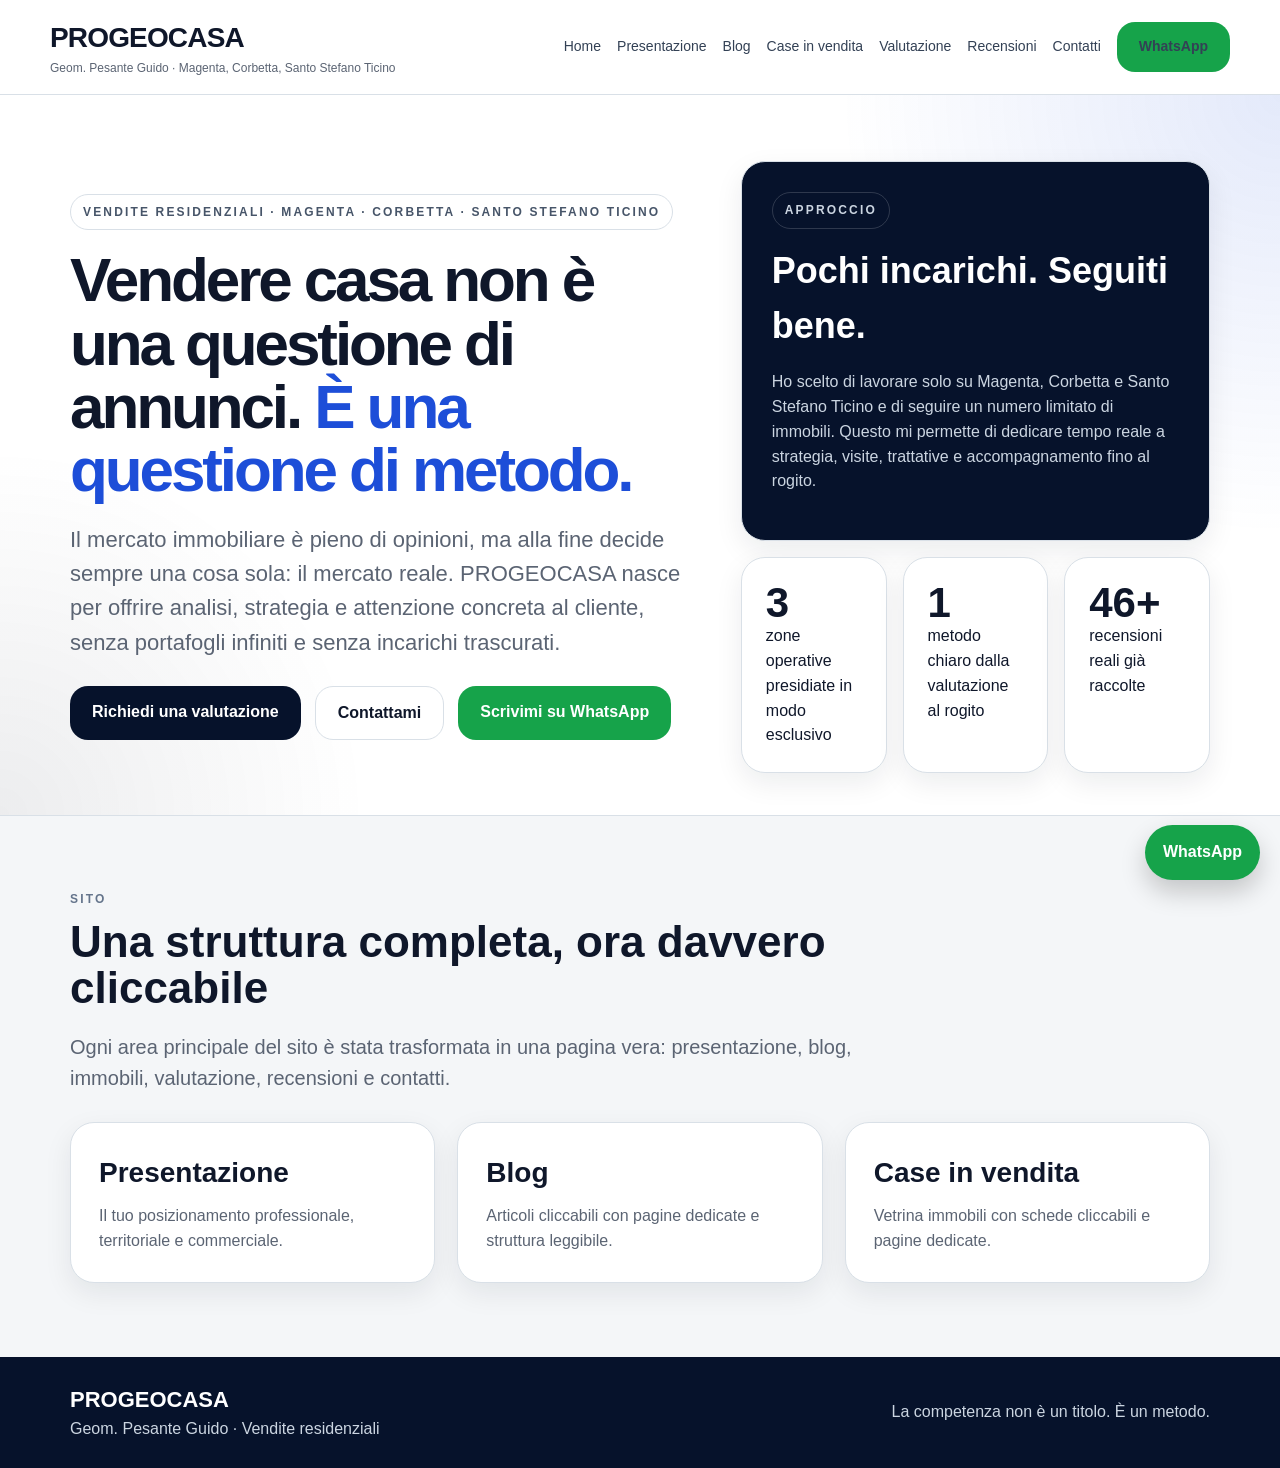
<file: index.html>
<!doctype html>
<html lang="it">
<head>
  <meta charset="utf-8">
  <meta name="viewport" content="width=device-width,initial-scale=1">
  <title>PROGEOCASA | Geom. Pesante Guido</title>
  <meta name="description" content="Vendite residenziali a Magenta, Corbetta e Santo Stefano Ticino.">
  <link rel="stylesheet" href="styles.css">
</head>
<body>

<header>
  <div class="wrap nav">
    <div>
      <div class="brand">PROGEOCASA</div>
      <div class="subbrand">Geom. Pesante Guido · Magenta, Corbetta, Santo Stefano Ticino</div>
    </div>
    <nav class="menu">
      <a href="index.html">Home</a>
      <a href="presentazione.html">Presentazione</a>
      <a href="blog.html">Blog</a>
      <a href="immobili.html">Case in vendita</a>
      <a href="valutazione-immobiliare.html">Valutazione</a>
      <a href="recensioni.html">Recensioni</a>
      <a href="contatti.html">Contatti</a>
      <a class="btn btn-green" href="https://wa.me/393479191070?text=Buongiorno%20Guido,%20ho%20visto%20il%20sito%20Progeocasa%20e%20vorrei%20alcune%20informazioni." target="_blank" rel="noreferrer">WhatsApp</a>
    </nav>
  </div>
</header>


<section class="hero">
  <div class="wrap hero-grid">
    <div>
      <div class="eyebrow">Vendite residenziali · Magenta · Corbetta · Santo Stefano Ticino</div>
      <h1>Vendere casa non è una questione di annunci. <span>È una questione di metodo.</span></h1>
      <p class="lead">Il mercato immobiliare è pieno di opinioni, ma alla fine decide sempre una cosa sola: il mercato reale. PROGEOCASA nasce per offrire analisi, strategia e attenzione concreta al cliente, senza portafogli infiniti e senza incarichi trascurati.</p>
      <div class="cta-row">
        <a class="btn btn-dark" href="valutazione-immobiliare.html">Richiedi una valutazione</a>
        <a class="btn btn-light" href="contatti.html">Contattami</a>
        <a class="btn btn-green" href="https://wa.me/393479191070?text=Buongiorno%20Guido,%20ho%20visto%20il%20sito%20Progeocasa%20e%20vorrei%20alcune%20informazioni." target="_blank" rel="noreferrer">Scrivimi su WhatsApp</a>
      </div>
    </div>
    <div>
      <div class="card-dark">
        <div class="eyebrow" style="border-color:rgba(255,255,255,.16);color:#cbd5e1">Approccio</div>
        <h3 style="font-size:36px;margin:14px 0 10px">Pochi incarichi. Seguiti bene.</h3>
        <p>Ho scelto di lavorare solo su Magenta, Corbetta e Santo Stefano Ticino e di seguire un numero limitato di immobili. Questo mi permette di dedicare tempo reale a strategia, visite, trattative e accompagnamento fino al rogito.</p>
      </div>
      <div class="metrics">
        <div class="metric"><strong>3</strong><span>zone operative presidiate in modo esclusivo</span></div>
        <div class="metric"><strong>1</strong><span>metodo chiaro dalla valutazione al rogito</span></div>
        <div class="metric"><strong>46+</strong><span>recensioni reali già raccolte</span></div>
      </div>
    </div>
  </div>
</section>

<section>
  <div class="wrap">
    <div class="section-head">
      <div class="mini">Sito</div>
      <h2>Una struttura completa, ora davvero cliccabile</h2>
      <p>Ogni area principale del sito è stata trasformata in una pagina vera: presentazione, blog, immobili, valutazione, recensioni e contatti.</p>
    </div>
    <div class="grid-3">
      <a class="card" href="presentazione.html"><h3>Presentazione</h3><p>Il tuo posizionamento professionale, territoriale e commerciale.</p></a>
      <a class="card" href="blog.html"><h3>Blog</h3><p>Articoli cliccabili con pagine dedicate e struttura leggibile.</p></a>
      <a class="card" href="immobili.html"><h3>Case in vendita</h3><p>Vetrina immobili con schede cliccabili e pagine dedicate.</p></a>
    </div>
  </div>
</section>


<footer>
  <div class="wrap">
    <div><strong style="display:block;color:#fff;font-size:22px">PROGEOCASA</strong><span>Geom. Pesante Guido · Vendite residenziali</span></div>
    <div>La competenza non è un titolo. È un metodo.</div>
  </div>
</footer>
<a class="wa-float" href="https://wa.me/393479191070?text=Buongiorno%20Guido,%20ho%20visto%20il%20sito%20Progeocasa%20e%20vorrei%20alcune%20informazioni." target="_blank" rel="noreferrer">WhatsApp</a>
<script src="app.js"></script>

</body>
</html>
</file>
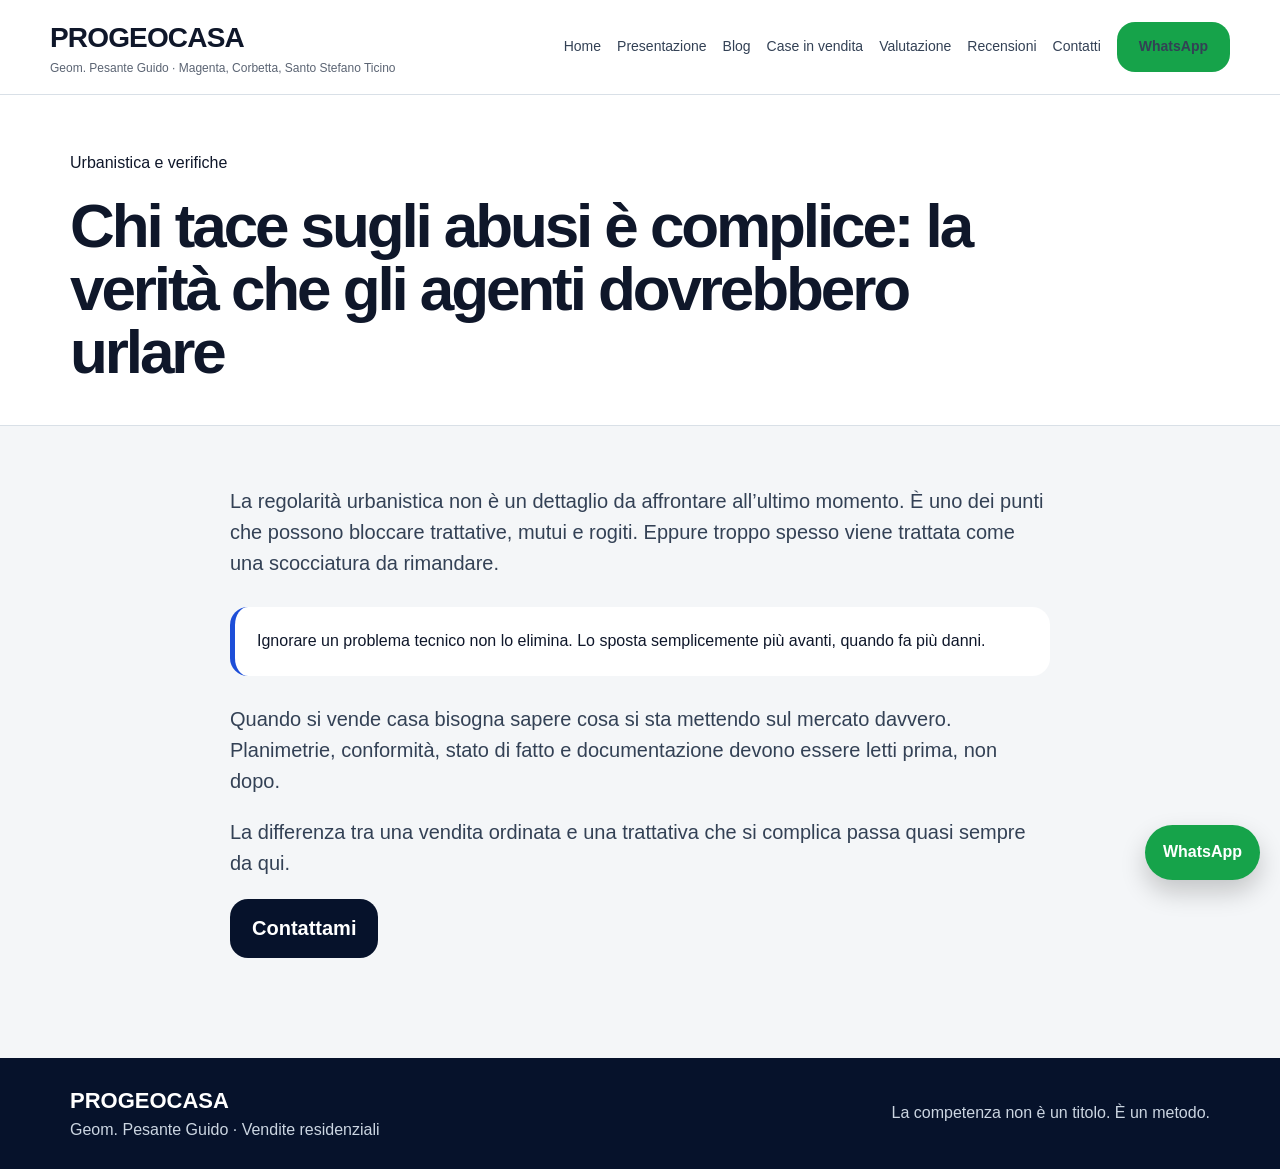
<file: articolo-abusi-edilizi.html>
<!doctype html>
<html lang="it">
<head>
  <meta charset="utf-8">
  <meta name="viewport" content="width=device-width,initial-scale=1">
  <title>Chi tace sugli abusi è complice: la verità che gli agenti dovrebbero urlare | PROGEOCASA</title>
  <meta name="description" content="Chi tace sugli abusi è complice: la verità che gli agenti dovrebbero urlare">
  <link rel="stylesheet" href="styles.css">
</head>
<body>

<header>
  <div class="wrap nav">
    <div>
      <div class="brand">PROGEOCASA</div>
      <div class="subbrand">Geom. Pesante Guido · Magenta, Corbetta, Santo Stefano Ticino</div>
    </div>
    <nav class="menu">
      <a href="index.html">Home</a>
      <a href="presentazione.html">Presentazione</a>
      <a href="blog.html">Blog</a>
      <a href="immobili.html">Case in vendita</a>
      <a href="valutazione-immobiliare.html">Valutazione</a>
      <a href="recensioni.html">Recensioni</a>
      <a href="contatti.html">Contatti</a>
      <a class="btn btn-green" href="https://wa.me/393479191070?text=Buongiorno%20Guido,%20ho%20visto%20il%20sito%20Progeocasa%20e%20vorrei%20alcune%20informazioni." target="_blank" rel="noreferrer">WhatsApp</a>
    </nav>
  </div>
</header>


<section class="article-hero">
  <div class="wrap">
    <div class="meta">Urbanistica e verifiche</div>
    <h1 style="max-width:960px">Chi tace sugli abusi è complice: la verità che gli agenti dovrebbero urlare</h1>
  </div>
</section>
<div class="article">
<p>La regolarità urbanistica non è un dettaglio da affrontare all’ultimo momento. È uno dei punti che possono bloccare trattative, mutui e rogiti. Eppure troppo spesso viene trattata come una scocciatura da rimandare.</p>
<blockquote>Ignorare un problema tecnico non lo elimina. Lo sposta semplicemente più avanti, quando fa più danni.</blockquote>
<p>Quando si vende casa bisogna sapere cosa si sta mettendo sul mercato davvero. Planimetrie, conformità, stato di fatto e documentazione devono essere letti prima, non dopo.</p>
<p>La differenza tra una vendita ordinata e una trattativa che si complica passa quasi sempre da qui.</p>
<p><a class="btn btn-dark" href="contatti.html">Contattami</a></p>
</div>


<footer>
  <div class="wrap">
    <div><strong style="display:block;color:#fff;font-size:22px">PROGEOCASA</strong><span>Geom. Pesante Guido · Vendite residenziali</span></div>
    <div>La competenza non è un titolo. È un metodo.</div>
  </div>
</footer>
<a class="wa-float" href="https://wa.me/393479191070?text=Buongiorno%20Guido,%20ho%20visto%20il%20sito%20Progeocasa%20e%20vorrei%20alcune%20informazioni." target="_blank" rel="noreferrer">WhatsApp</a>
<script src="app.js"></script>

</body>
</html>
</file>
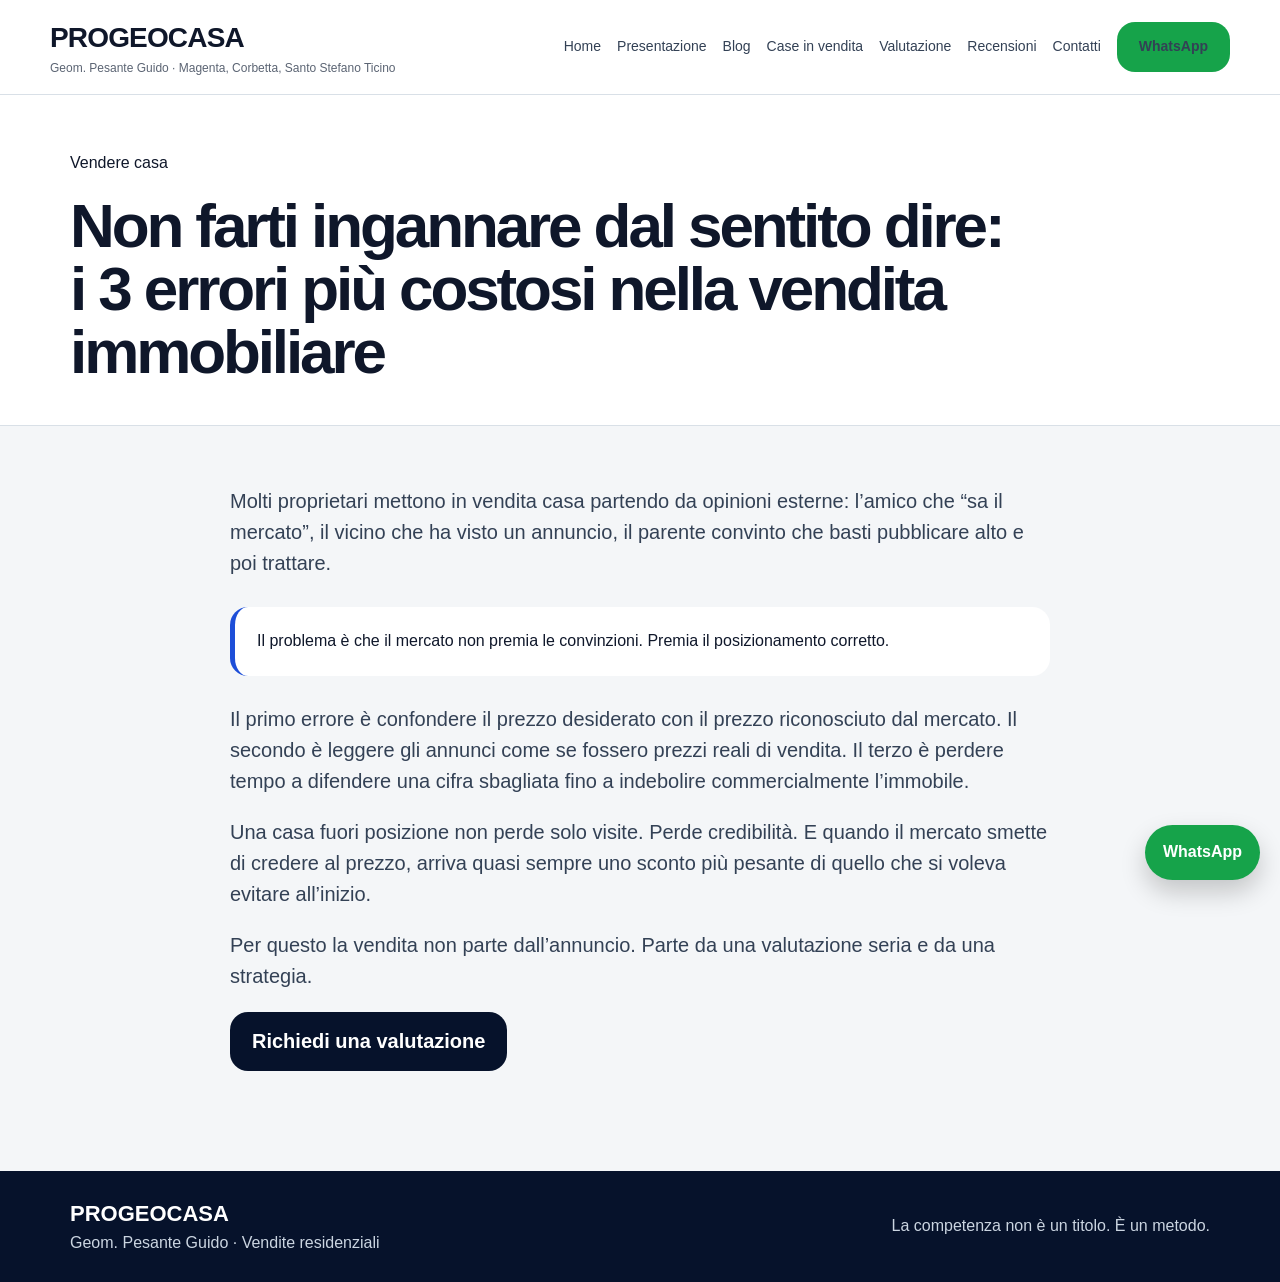
<file: articolo-errori-vendita.html>
<!doctype html>
<html lang="it">
<head>
  <meta charset="utf-8">
  <meta name="viewport" content="width=device-width,initial-scale=1">
  <title>Non farti ingannare dal sentito dire: i 3 errori più costosi nella vendita immobiliare | PROGEOCASA</title>
  <meta name="description" content="Non farti ingannare dal sentito dire: i 3 errori più costosi nella vendita immobiliare">
  <link rel="stylesheet" href="styles.css">
</head>
<body>

<header>
  <div class="wrap nav">
    <div>
      <div class="brand">PROGEOCASA</div>
      <div class="subbrand">Geom. Pesante Guido · Magenta, Corbetta, Santo Stefano Ticino</div>
    </div>
    <nav class="menu">
      <a href="index.html">Home</a>
      <a href="presentazione.html">Presentazione</a>
      <a href="blog.html">Blog</a>
      <a href="immobili.html">Case in vendita</a>
      <a href="valutazione-immobiliare.html">Valutazione</a>
      <a href="recensioni.html">Recensioni</a>
      <a href="contatti.html">Contatti</a>
      <a class="btn btn-green" href="https://wa.me/393479191070?text=Buongiorno%20Guido,%20ho%20visto%20il%20sito%20Progeocasa%20e%20vorrei%20alcune%20informazioni." target="_blank" rel="noreferrer">WhatsApp</a>
    </nav>
  </div>
</header>


<section class="article-hero">
  <div class="wrap">
    <div class="meta">Vendere casa</div>
    <h1 style="max-width:960px">Non farti ingannare dal sentito dire: i 3 errori più costosi nella vendita immobiliare</h1>
  </div>
</section>
<div class="article">
<p>Molti proprietari mettono in vendita casa partendo da opinioni esterne: l’amico che “sa il mercato”, il vicino che ha visto un annuncio, il parente convinto che basti pubblicare alto e poi trattare.</p>
<blockquote>Il problema è che il mercato non premia le convinzioni. Premia il posizionamento corretto.</blockquote>
<p>Il primo errore è confondere il prezzo desiderato con il prezzo riconosciuto dal mercato. Il secondo è leggere gli annunci come se fossero prezzi reali di vendita. Il terzo è perdere tempo a difendere una cifra sbagliata fino a indebolire commercialmente l’immobile.</p>
<p>Una casa fuori posizione non perde solo visite. Perde credibilità. E quando il mercato smette di credere al prezzo, arriva quasi sempre uno sconto più pesante di quello che si voleva evitare all’inizio.</p>
<p>Per questo la vendita non parte dall’annuncio. Parte da una valutazione seria e da una strategia.</p>
<p><a class="btn btn-dark" href="valutazione-immobiliare.html">Richiedi una valutazione</a></p>
</div>


<footer>
  <div class="wrap">
    <div><strong style="display:block;color:#fff;font-size:22px">PROGEOCASA</strong><span>Geom. Pesante Guido · Vendite residenziali</span></div>
    <div>La competenza non è un titolo. È un metodo.</div>
  </div>
</footer>
<a class="wa-float" href="https://wa.me/393479191070?text=Buongiorno%20Guido,%20ho%20visto%20il%20sito%20Progeocasa%20e%20vorrei%20alcune%20informazioni." target="_blank" rel="noreferrer">WhatsApp</a>
<script src="app.js"></script>

</body>
</html>
</file>
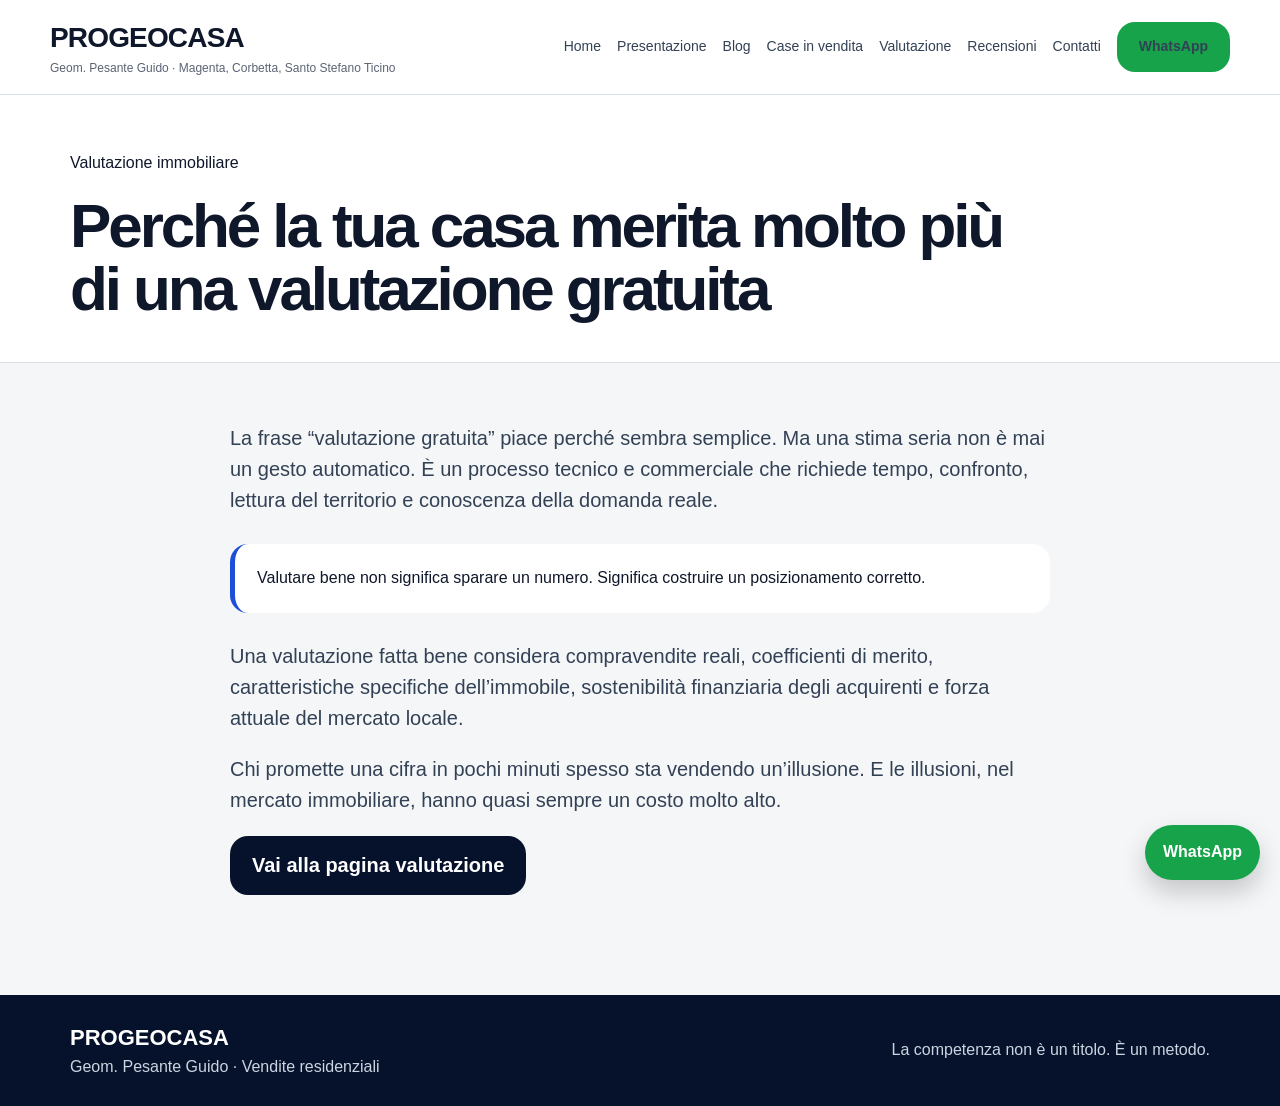
<file: articolo-valutazione-gratuita.html>
<!doctype html>
<html lang="it">
<head>
  <meta charset="utf-8">
  <meta name="viewport" content="width=device-width,initial-scale=1">
  <title>Perché la tua casa merita molto più di una valutazione gratuita | PROGEOCASA</title>
  <meta name="description" content="Perché la tua casa merita molto più di una valutazione gratuita">
  <link rel="stylesheet" href="styles.css">
</head>
<body>

<header>
  <div class="wrap nav">
    <div>
      <div class="brand">PROGEOCASA</div>
      <div class="subbrand">Geom. Pesante Guido · Magenta, Corbetta, Santo Stefano Ticino</div>
    </div>
    <nav class="menu">
      <a href="index.html">Home</a>
      <a href="presentazione.html">Presentazione</a>
      <a href="blog.html">Blog</a>
      <a href="immobili.html">Case in vendita</a>
      <a href="valutazione-immobiliare.html">Valutazione</a>
      <a href="recensioni.html">Recensioni</a>
      <a href="contatti.html">Contatti</a>
      <a class="btn btn-green" href="https://wa.me/393479191070?text=Buongiorno%20Guido,%20ho%20visto%20il%20sito%20Progeocasa%20e%20vorrei%20alcune%20informazioni." target="_blank" rel="noreferrer">WhatsApp</a>
    </nav>
  </div>
</header>


<section class="article-hero">
  <div class="wrap">
    <div class="meta">Valutazione immobiliare</div>
    <h1 style="max-width:960px">Perché la tua casa merita molto più di una valutazione gratuita</h1>
  </div>
</section>
<div class="article">
<p>La frase “valutazione gratuita” piace perché sembra semplice. Ma una stima seria non è mai un gesto automatico. È un processo tecnico e commerciale che richiede tempo, confronto, lettura del territorio e conoscenza della domanda reale.</p>
<blockquote>Valutare bene non significa sparare un numero. Significa costruire un posizionamento corretto.</blockquote>
<p>Una valutazione fatta bene considera compravendite reali, coefficienti di merito, caratteristiche specifiche dell’immobile, sostenibilità finanziaria degli acquirenti e forza attuale del mercato locale.</p>
<p>Chi promette una cifra in pochi minuti spesso sta vendendo un’illusione. E le illusioni, nel mercato immobiliare, hanno quasi sempre un costo molto alto.</p>
<p><a class="btn btn-dark" href="valutazione-immobiliare.html">Vai alla pagina valutazione</a></p>
</div>


<footer>
  <div class="wrap">
    <div><strong style="display:block;color:#fff;font-size:22px">PROGEOCASA</strong><span>Geom. Pesante Guido · Vendite residenziali</span></div>
    <div>La competenza non è un titolo. È un metodo.</div>
  </div>
</footer>
<a class="wa-float" href="https://wa.me/393479191070?text=Buongiorno%20Guido,%20ho%20visto%20il%20sito%20Progeocasa%20e%20vorrei%20alcune%20informazioni." target="_blank" rel="noreferrer">WhatsApp</a>
<script src="app.js"></script>

</body>
</html>
</file>
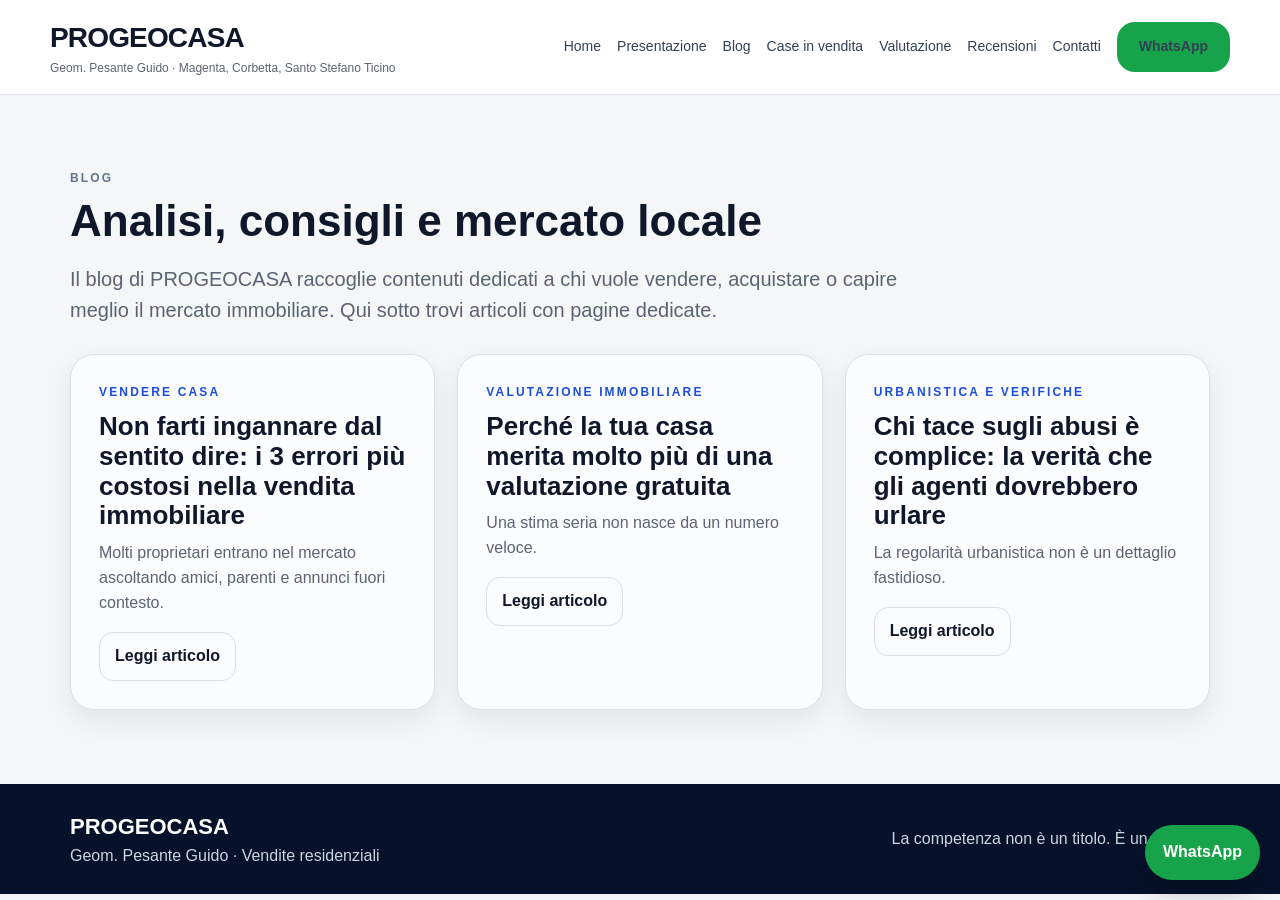
<file: blog.html>
<!doctype html>
<html lang="it">
<head>
  <meta charset="utf-8">
  <meta name="viewport" content="width=device-width,initial-scale=1">
  <title>Blog | PROGEOCASA</title>
  <meta name="description" content="Blog immobiliare Progeocasa.">
  <link rel="stylesheet" href="styles.css">
</head>
<body>

<header>
  <div class="wrap nav">
    <div>
      <div class="brand">PROGEOCASA</div>
      <div class="subbrand">Geom. Pesante Guido · Magenta, Corbetta, Santo Stefano Ticino</div>
    </div>
    <nav class="menu">
      <a href="index.html">Home</a>
      <a href="presentazione.html">Presentazione</a>
      <a href="blog.html">Blog</a>
      <a href="immobili.html">Case in vendita</a>
      <a href="valutazione-immobiliare.html">Valutazione</a>
      <a href="recensioni.html">Recensioni</a>
      <a href="contatti.html">Contatti</a>
      <a class="btn btn-green" href="https://wa.me/393479191070?text=Buongiorno%20Guido,%20ho%20visto%20il%20sito%20Progeocasa%20e%20vorrei%20alcune%20informazioni." target="_blank" rel="noreferrer">WhatsApp</a>
    </nav>
  </div>
</header>


<section>
  <div class="wrap">
    <div class="section-head">
      <div class="mini">Blog</div>
      <h2>Analisi, consigli e mercato locale</h2>
      <p>Il blog di PROGEOCASA raccoglie contenuti dedicati a chi vuole vendere, acquistare o capire meglio il mercato immobiliare. Qui sotto trovi articoli con pagine dedicate.</p>
    </div>
    <div class="grid-3">
      <article class="card blog-card"><div class="cat">Vendere casa</div><h3>Non farti ingannare dal sentito dire: i 3 errori più costosi nella vendita immobiliare</h3><p>Molti proprietari entrano nel mercato ascoltando amici, parenti e annunci fuori contesto.</p><a class="read" href="articolo-errori-vendita.html">Leggi articolo</a></article>
      <article class="card blog-card"><div class="cat">Valutazione immobiliare</div><h3>Perché la tua casa merita molto più di una valutazione gratuita</h3><p>Una stima seria non nasce da un numero veloce.</p><a class="read" href="articolo-valutazione-gratuita.html">Leggi articolo</a></article>
      <article class="card blog-card"><div class="cat">Urbanistica e verifiche</div><h3>Chi tace sugli abusi è complice: la verità che gli agenti dovrebbero urlare</h3><p>La regolarità urbanistica non è un dettaglio fastidioso.</p><a class="read" href="articolo-abusi-edilizi.html">Leggi articolo</a></article>
    </div>
  </div>
</section>


<footer>
  <div class="wrap">
    <div><strong style="display:block;color:#fff;font-size:22px">PROGEOCASA</strong><span>Geom. Pesante Guido · Vendite residenziali</span></div>
    <div>La competenza non è un titolo. È un metodo.</div>
  </div>
</footer>
<a class="wa-float" href="https://wa.me/393479191070?text=Buongiorno%20Guido,%20ho%20visto%20il%20sito%20Progeocasa%20e%20vorrei%20alcune%20informazioni." target="_blank" rel="noreferrer">WhatsApp</a>
<script src="app.js"></script>

</body>
</html>
</file>
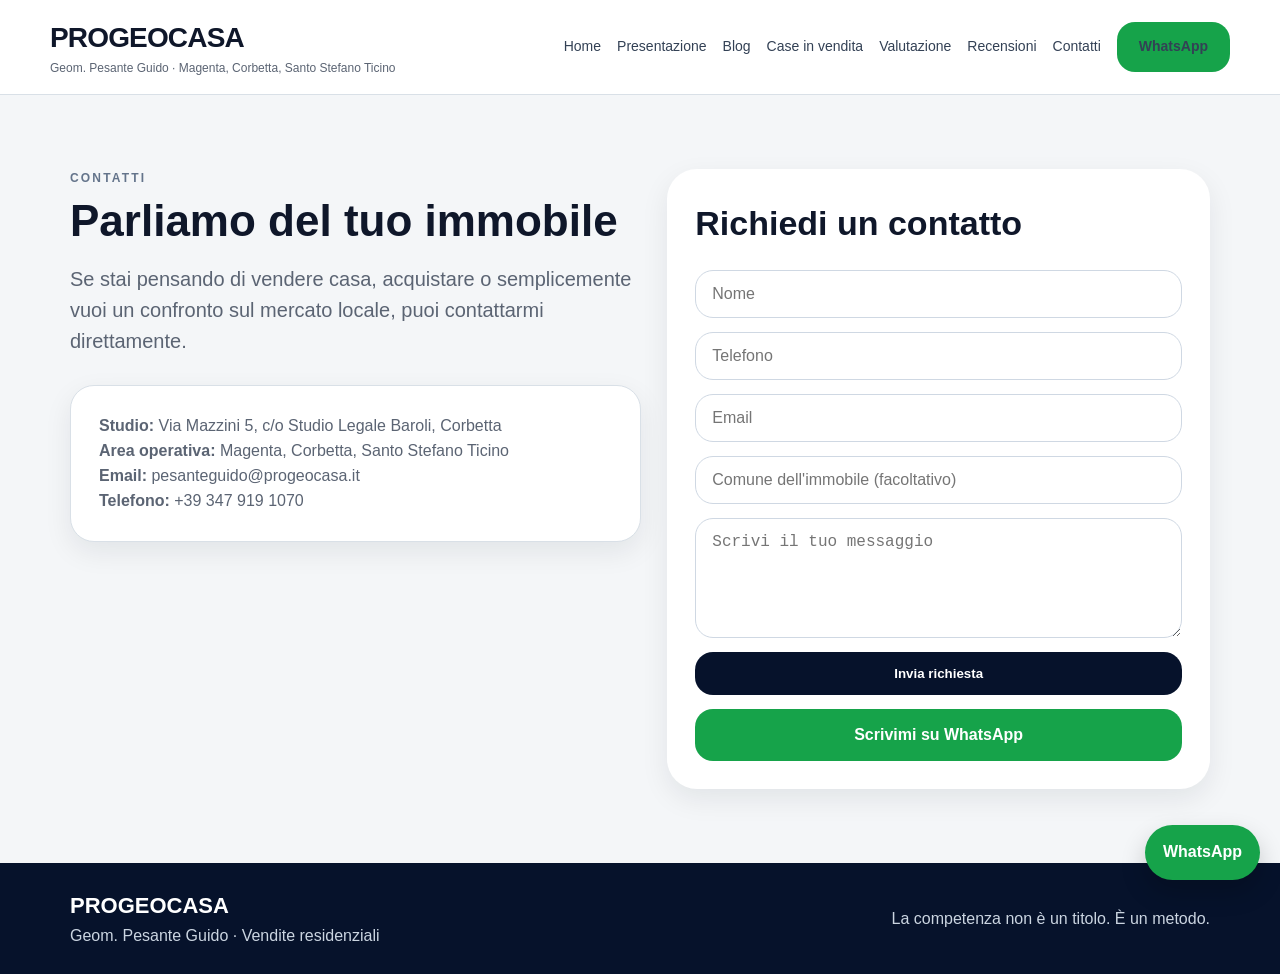
<file: contatti.html>
<!doctype html>
<html lang="it">
<head>
  <meta charset="utf-8">
  <meta name="viewport" content="width=device-width,initial-scale=1">
  <title>Contatti | PROGEOCASA</title>
  <meta name="description" content="Contatti Progeocasa.">
  <link rel="stylesheet" href="styles.css">
</head>
<body>

<header>
  <div class="wrap nav">
    <div>
      <div class="brand">PROGEOCASA</div>
      <div class="subbrand">Geom. Pesante Guido · Magenta, Corbetta, Santo Stefano Ticino</div>
    </div>
    <nav class="menu">
      <a href="index.html">Home</a>
      <a href="presentazione.html">Presentazione</a>
      <a href="blog.html">Blog</a>
      <a href="immobili.html">Case in vendita</a>
      <a href="valutazione-immobiliare.html">Valutazione</a>
      <a href="recensioni.html">Recensioni</a>
      <a href="contatti.html">Contatti</a>
      <a class="btn btn-green" href="https://wa.me/393479191070?text=Buongiorno%20Guido,%20ho%20visto%20il%20sito%20Progeocasa%20e%20vorrei%20alcune%20informazioni." target="_blank" rel="noreferrer">WhatsApp</a>
    </nav>
  </div>
</header>


<section>
  <div class="wrap contact-grid">
    <div>
      <div class="section-head">
        <div class="mini">Contatti</div>
        <h2>Parliamo del tuo immobile</h2>
        <p>Se stai pensando di vendere casa, acquistare o semplicemente vuoi un confronto sul mercato locale, puoi contattarmi direttamente.</p>
      </div>
      <div class="card">
        <p><strong>Studio:</strong> Via Mazzini 5, c/o Studio Legale Baroli, Corbetta</p>
        <p><strong>Area operativa:</strong> Magenta, Corbetta, Santo Stefano Ticino</p>
        <p><strong>Email:</strong> <a href="mailto:pesanteguido@progeocasa.it">pesanteguido@progeocasa.it</a></p>
        <p><strong>Telefono:</strong> <a href="tel:+393479191070">+39 347 919 1070</a></p>
      </div>
    </div>
    <div>
      <form class="box stack" id="contactForm">
        <h3 style="font-size:34px;margin:0 0 6px">Richiedi un contatto</h3>
        <input name="nome" placeholder="Nome">
        <input name="telefono" placeholder="Telefono">
        <input name="email" placeholder="Email">
        <input name="comune" placeholder="Comune dell'immobile (facoltativo)">
        <textarea name="messaggio" placeholder="Scrivi il tuo messaggio"></textarea>
        <button class="btn btn-dark" type="submit" style="border:none;cursor:pointer">Invia richiesta</button>
        <a class="btn btn-green" href="https://wa.me/393479191070?text=Buongiorno%20Guido,%20ho%20visto%20il%20sito%20Progeocasa%20e%20vorrei%20mettermi%20in%20contatto%20con%20te." target="_blank" rel="noreferrer" style="text-align:center">Scrivimi su WhatsApp</a>
      </form>
    </div>
  </div>
</section>


<footer>
  <div class="wrap">
    <div><strong style="display:block;color:#fff;font-size:22px">PROGEOCASA</strong><span>Geom. Pesante Guido · Vendite residenziali</span></div>
    <div>La competenza non è un titolo. È un metodo.</div>
  </div>
</footer>
<a class="wa-float" href="https://wa.me/393479191070?text=Buongiorno%20Guido,%20ho%20visto%20il%20sito%20Progeocasa%20e%20vorrei%20alcune%20informazioni." target="_blank" rel="noreferrer">WhatsApp</a>
<script src="app.js"></script>

</body>
</html>
</file>
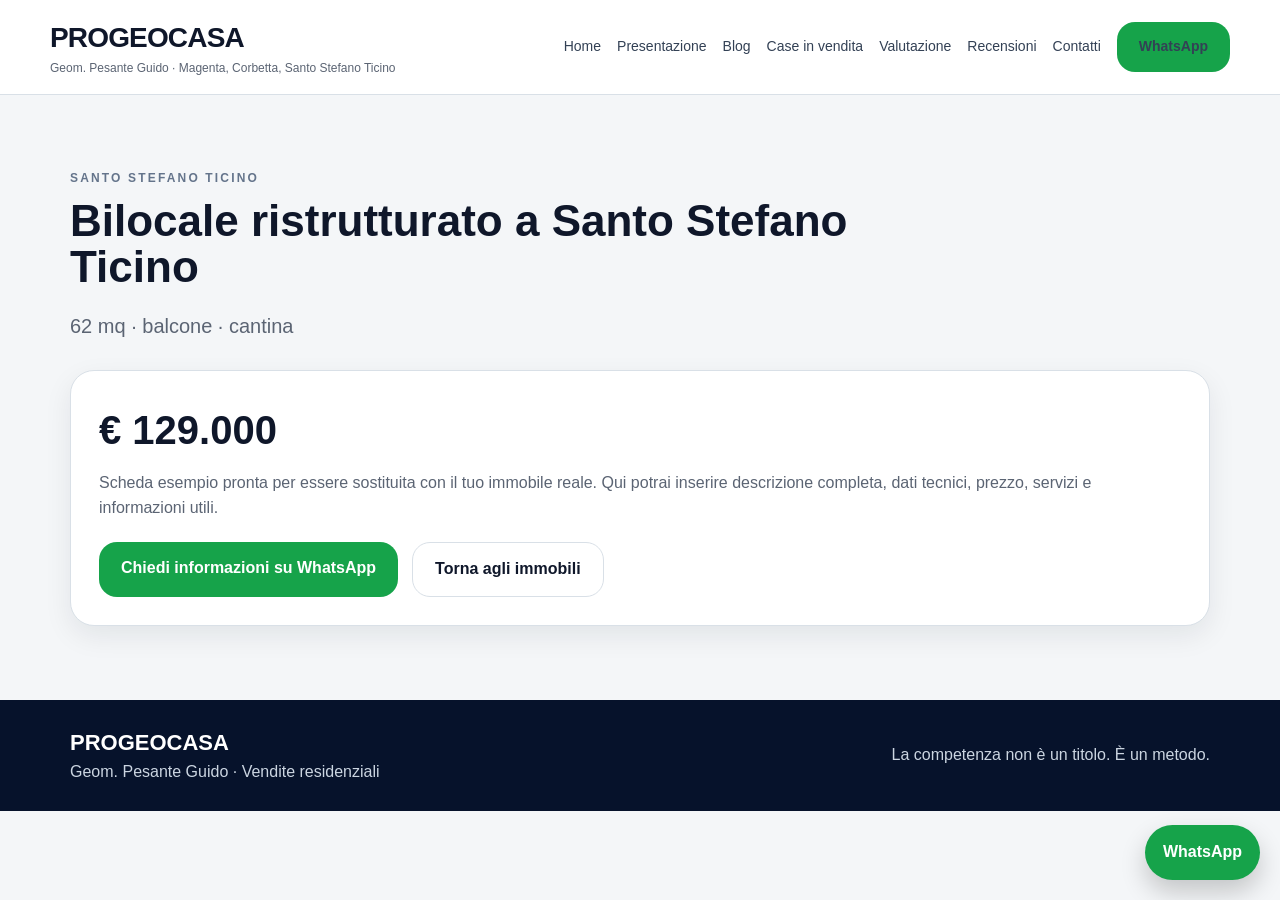
<file: immobile-bilocale-santo-stefano.html>
<!doctype html>
<html lang="it">
<head>
  <meta charset="utf-8">
  <meta name="viewport" content="width=device-width,initial-scale=1">
  <title>Bilocale ristrutturato a Santo Stefano Ticino | PROGEOCASA</title>
  <meta name="description" content="Bilocale ristrutturato a Santo Stefano Ticino">
  <link rel="stylesheet" href="styles.css">
</head>
<body>

<header>
  <div class="wrap nav">
    <div>
      <div class="brand">PROGEOCASA</div>
      <div class="subbrand">Geom. Pesante Guido · Magenta, Corbetta, Santo Stefano Ticino</div>
    </div>
    <nav class="menu">
      <a href="index.html">Home</a>
      <a href="presentazione.html">Presentazione</a>
      <a href="blog.html">Blog</a>
      <a href="immobili.html">Case in vendita</a>
      <a href="valutazione-immobiliare.html">Valutazione</a>
      <a href="recensioni.html">Recensioni</a>
      <a href="contatti.html">Contatti</a>
      <a class="btn btn-green" href="https://wa.me/393479191070?text=Buongiorno%20Guido,%20ho%20visto%20il%20sito%20Progeocasa%20e%20vorrei%20alcune%20informazioni." target="_blank" rel="noreferrer">WhatsApp</a>
    </nav>
  </div>
</header>


<section>
  <div class="wrap">
    <div class="section-head">
      <div class="mini">Santo Stefano Ticino</div>
      <h2>Bilocale ristrutturato a Santo Stefano Ticino</h2>
      <p>62 mq · balcone · cantina</p>
    </div>
    <div class="card">
      <h3 style="font-size:40px">€ 129.000</h3>
      <p>Scheda esempio pronta per essere sostituita con il tuo immobile reale. Qui potrai inserire descrizione completa, dati tecnici, prezzo, servizi e informazioni utili.</p>
      <div class="cta-row" style="margin-top:22px">
        <a class="btn btn-green" href="https://wa.me/393479191070?text=Buongiorno%20Guido,%20vorrei%20informazioni%20su%20Bilocale%20ristrutturato%20a%20Santo%20Stefano%20Ticino" target="_blank" rel="noreferrer">Chiedi informazioni su WhatsApp</a>
        <a class="btn btn-light" href="immobili.html">Torna agli immobili</a>
      </div>
    </div>
  </div>
</section>


<footer>
  <div class="wrap">
    <div><strong style="display:block;color:#fff;font-size:22px">PROGEOCASA</strong><span>Geom. Pesante Guido · Vendite residenziali</span></div>
    <div>La competenza non è un titolo. È un metodo.</div>
  </div>
</footer>
<a class="wa-float" href="https://wa.me/393479191070?text=Buongiorno%20Guido,%20ho%20visto%20il%20sito%20Progeocasa%20e%20vorrei%20alcune%20informazioni." target="_blank" rel="noreferrer">WhatsApp</a>
<script src="app.js"></script>

</body>
</html>
</file>
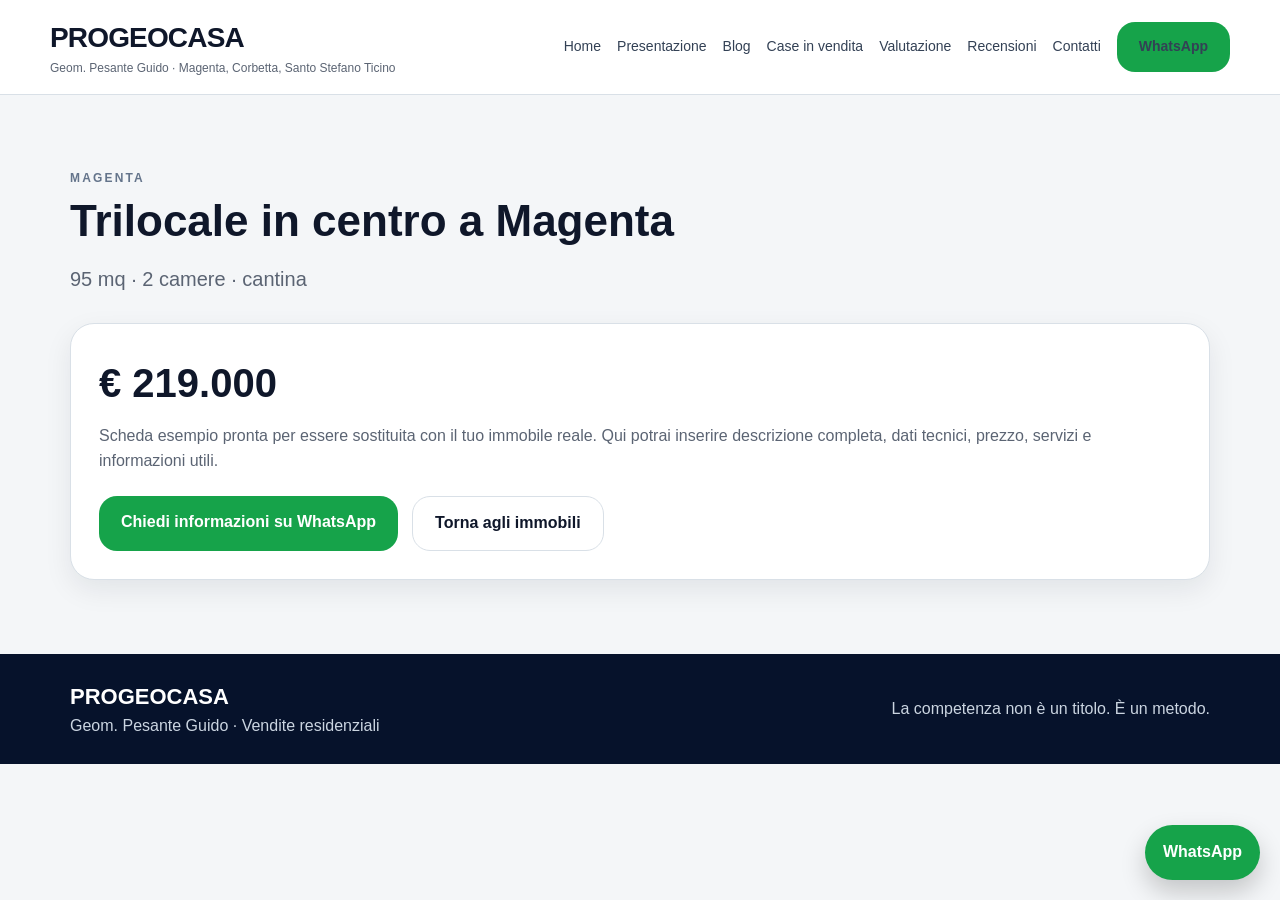
<file: immobile-trilocale-magenta-centro.html>
<!doctype html>
<html lang="it">
<head>
  <meta charset="utf-8">
  <meta name="viewport" content="width=device-width,initial-scale=1">
  <title>Trilocale in centro a Magenta | PROGEOCASA</title>
  <meta name="description" content="Trilocale in centro a Magenta">
  <link rel="stylesheet" href="styles.css">
</head>
<body>

<header>
  <div class="wrap nav">
    <div>
      <div class="brand">PROGEOCASA</div>
      <div class="subbrand">Geom. Pesante Guido · Magenta, Corbetta, Santo Stefano Ticino</div>
    </div>
    <nav class="menu">
      <a href="index.html">Home</a>
      <a href="presentazione.html">Presentazione</a>
      <a href="blog.html">Blog</a>
      <a href="immobili.html">Case in vendita</a>
      <a href="valutazione-immobiliare.html">Valutazione</a>
      <a href="recensioni.html">Recensioni</a>
      <a href="contatti.html">Contatti</a>
      <a class="btn btn-green" href="https://wa.me/393479191070?text=Buongiorno%20Guido,%20ho%20visto%20il%20sito%20Progeocasa%20e%20vorrei%20alcune%20informazioni." target="_blank" rel="noreferrer">WhatsApp</a>
    </nav>
  </div>
</header>


<section>
  <div class="wrap">
    <div class="section-head">
      <div class="mini">Magenta</div>
      <h2>Trilocale in centro a Magenta</h2>
      <p>95 mq · 2 camere · cantina</p>
    </div>
    <div class="card">
      <h3 style="font-size:40px">€ 219.000</h3>
      <p>Scheda esempio pronta per essere sostituita con il tuo immobile reale. Qui potrai inserire descrizione completa, dati tecnici, prezzo, servizi e informazioni utili.</p>
      <div class="cta-row" style="margin-top:22px">
        <a class="btn btn-green" href="https://wa.me/393479191070?text=Buongiorno%20Guido,%20vorrei%20informazioni%20su%20Trilocale%20in%20centro%20a%20Magenta" target="_blank" rel="noreferrer">Chiedi informazioni su WhatsApp</a>
        <a class="btn btn-light" href="immobili.html">Torna agli immobili</a>
      </div>
    </div>
  </div>
</section>


<footer>
  <div class="wrap">
    <div><strong style="display:block;color:#fff;font-size:22px">PROGEOCASA</strong><span>Geom. Pesante Guido · Vendite residenziali</span></div>
    <div>La competenza non è un titolo. È un metodo.</div>
  </div>
</footer>
<a class="wa-float" href="https://wa.me/393479191070?text=Buongiorno%20Guido,%20ho%20visto%20il%20sito%20Progeocasa%20e%20vorrei%20alcune%20informazioni." target="_blank" rel="noreferrer">WhatsApp</a>
<script src="app.js"></script>

</body>
</html>
</file>
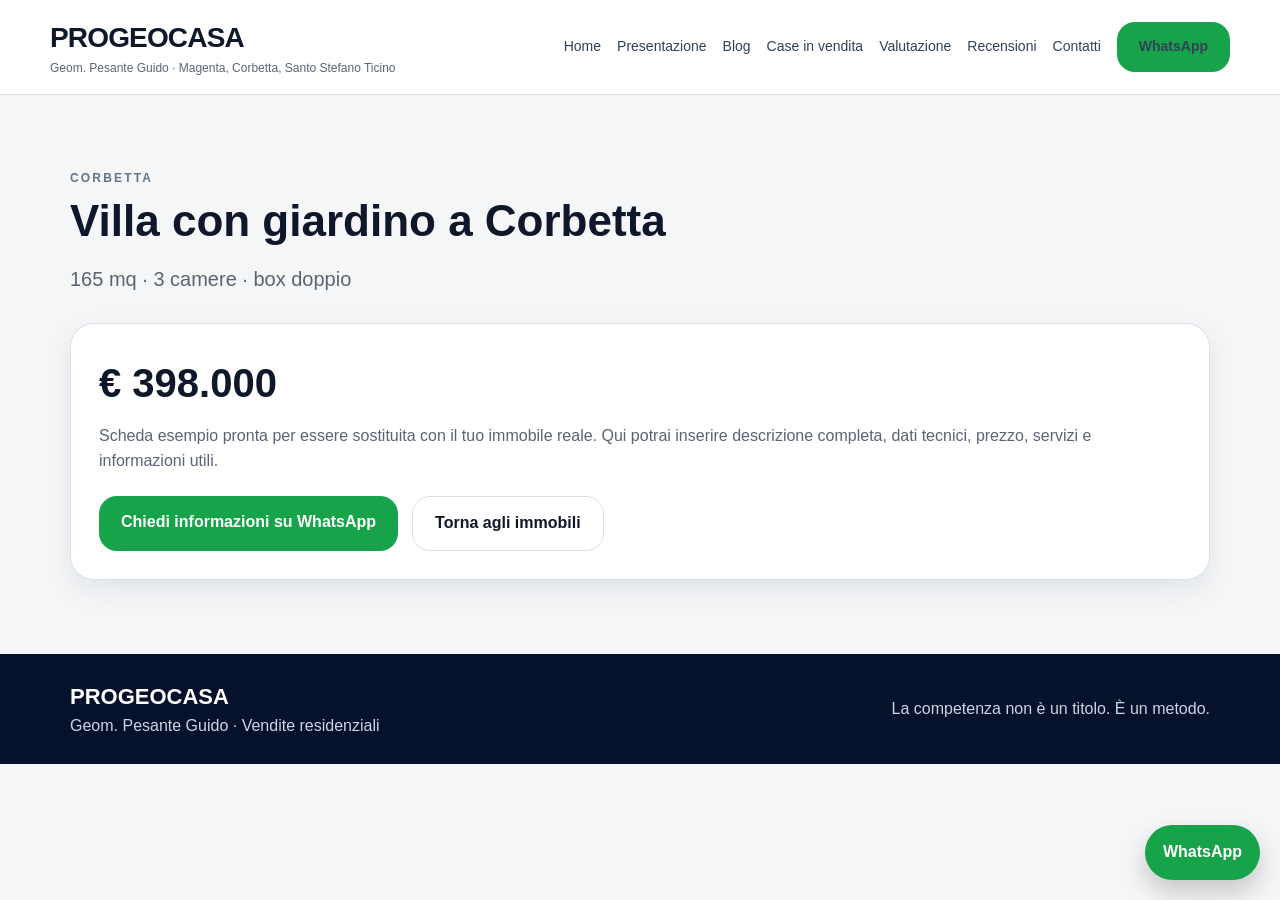
<file: immobile-villa-corbetta-giardino.html>
<!doctype html>
<html lang="it">
<head>
  <meta charset="utf-8">
  <meta name="viewport" content="width=device-width,initial-scale=1">
  <title>Villa con giardino a Corbetta | PROGEOCASA</title>
  <meta name="description" content="Villa con giardino a Corbetta">
  <link rel="stylesheet" href="styles.css">
</head>
<body>

<header>
  <div class="wrap nav">
    <div>
      <div class="brand">PROGEOCASA</div>
      <div class="subbrand">Geom. Pesante Guido · Magenta, Corbetta, Santo Stefano Ticino</div>
    </div>
    <nav class="menu">
      <a href="index.html">Home</a>
      <a href="presentazione.html">Presentazione</a>
      <a href="blog.html">Blog</a>
      <a href="immobili.html">Case in vendita</a>
      <a href="valutazione-immobiliare.html">Valutazione</a>
      <a href="recensioni.html">Recensioni</a>
      <a href="contatti.html">Contatti</a>
      <a class="btn btn-green" href="https://wa.me/393479191070?text=Buongiorno%20Guido,%20ho%20visto%20il%20sito%20Progeocasa%20e%20vorrei%20alcune%20informazioni." target="_blank" rel="noreferrer">WhatsApp</a>
    </nav>
  </div>
</header>


<section>
  <div class="wrap">
    <div class="section-head">
      <div class="mini">Corbetta</div>
      <h2>Villa con giardino a Corbetta</h2>
      <p>165 mq · 3 camere · box doppio</p>
    </div>
    <div class="card">
      <h3 style="font-size:40px">€ 398.000</h3>
      <p>Scheda esempio pronta per essere sostituita con il tuo immobile reale. Qui potrai inserire descrizione completa, dati tecnici, prezzo, servizi e informazioni utili.</p>
      <div class="cta-row" style="margin-top:22px">
        <a class="btn btn-green" href="https://wa.me/393479191070?text=Buongiorno%20Guido,%20vorrei%20informazioni%20su%20Villa%20con%20giardino%20a%20Corbetta" target="_blank" rel="noreferrer">Chiedi informazioni su WhatsApp</a>
        <a class="btn btn-light" href="immobili.html">Torna agli immobili</a>
      </div>
    </div>
  </div>
</section>


<footer>
  <div class="wrap">
    <div><strong style="display:block;color:#fff;font-size:22px">PROGEOCASA</strong><span>Geom. Pesante Guido · Vendite residenziali</span></div>
    <div>La competenza non è un titolo. È un metodo.</div>
  </div>
</footer>
<a class="wa-float" href="https://wa.me/393479191070?text=Buongiorno%20Guido,%20ho%20visto%20il%20sito%20Progeocasa%20e%20vorrei%20alcune%20informazioni." target="_blank" rel="noreferrer">WhatsApp</a>
<script src="app.js"></script>

</body>
</html>
</file>
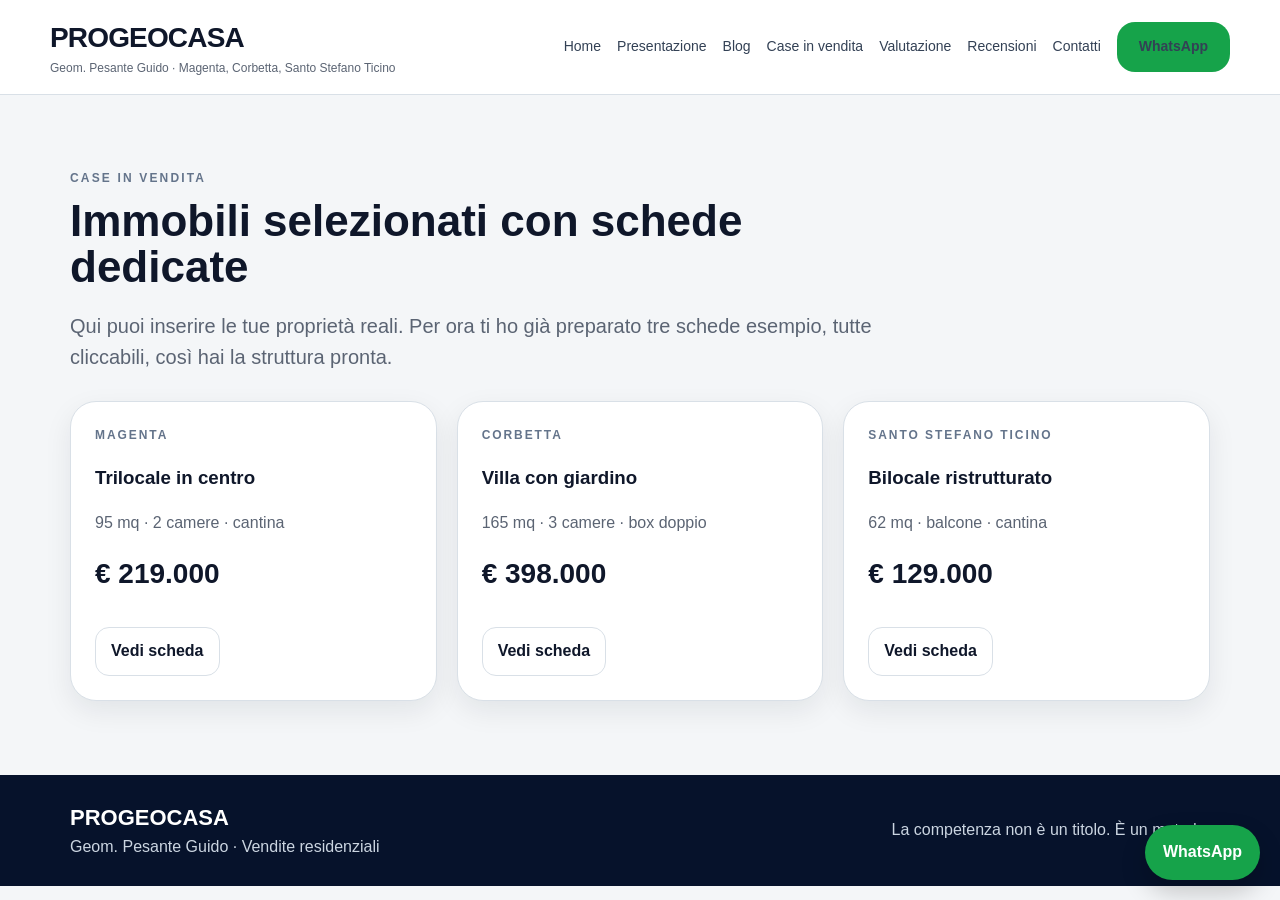
<file: immobili.html>
<!doctype html>
<html lang="it">
<head>
  <meta charset="utf-8">
  <meta name="viewport" content="width=device-width,initial-scale=1">
  <title>Case in vendita | PROGEOCASA</title>
  <meta name="description" content="Immobili in vendita selezionati da Progeocasa.">
  <link rel="stylesheet" href="styles.css">
</head>
<body>

<header>
  <div class="wrap nav">
    <div>
      <div class="brand">PROGEOCASA</div>
      <div class="subbrand">Geom. Pesante Guido · Magenta, Corbetta, Santo Stefano Ticino</div>
    </div>
    <nav class="menu">
      <a href="index.html">Home</a>
      <a href="presentazione.html">Presentazione</a>
      <a href="blog.html">Blog</a>
      <a href="immobili.html">Case in vendita</a>
      <a href="valutazione-immobiliare.html">Valutazione</a>
      <a href="recensioni.html">Recensioni</a>
      <a href="contatti.html">Contatti</a>
      <a class="btn btn-green" href="https://wa.me/393479191070?text=Buongiorno%20Guido,%20ho%20visto%20il%20sito%20Progeocasa%20e%20vorrei%20alcune%20informazioni." target="_blank" rel="noreferrer">WhatsApp</a>
    </nav>
  </div>
</header>


<section>
  <div class="wrap">
    <div class="section-head">
      <div class="mini">Case in vendita</div>
      <h2>Immobili selezionati con schede dedicate</h2>
      <p>Qui puoi inserire le tue proprietà reali. Per ora ti ho già preparato tre schede esempio, tutte cliccabili, così hai la struttura pronta.</p>
    </div>
    <div class="property-grid">
      <article class="property-card">
        <div class="area">Magenta</div>
        <h3>Trilocale in centro</h3>
        <p>95 mq · 2 camere · cantina</p>
        <div class="price">€ 219.000</div>
        <a class="read" href="immobile-trilocale-magenta-centro.html">Vedi scheda</a>
      </article>
      <article class="property-card">
        <div class="area">Corbetta</div>
        <h3>Villa con giardino</h3>
        <p>165 mq · 3 camere · box doppio</p>
        <div class="price">€ 398.000</div>
        <a class="read" href="immobile-villa-corbetta-giardino.html">Vedi scheda</a>
      </article>
      <article class="property-card">
        <div class="area">Santo Stefano Ticino</div>
        <h3>Bilocale ristrutturato</h3>
        <p>62 mq · balcone · cantina</p>
        <div class="price">€ 129.000</div>
        <a class="read" href="immobile-bilocale-santo-stefano.html">Vedi scheda</a>
      </article>
    </div>
  </div>
</section>


<footer>
  <div class="wrap">
    <div><strong style="display:block;color:#fff;font-size:22px">PROGEOCASA</strong><span>Geom. Pesante Guido · Vendite residenziali</span></div>
    <div>La competenza non è un titolo. È un metodo.</div>
  </div>
</footer>
<a class="wa-float" href="https://wa.me/393479191070?text=Buongiorno%20Guido,%20ho%20visto%20il%20sito%20Progeocasa%20e%20vorrei%20alcune%20informazioni." target="_blank" rel="noreferrer">WhatsApp</a>
<script src="app.js"></script>

</body>
</html>
</file>
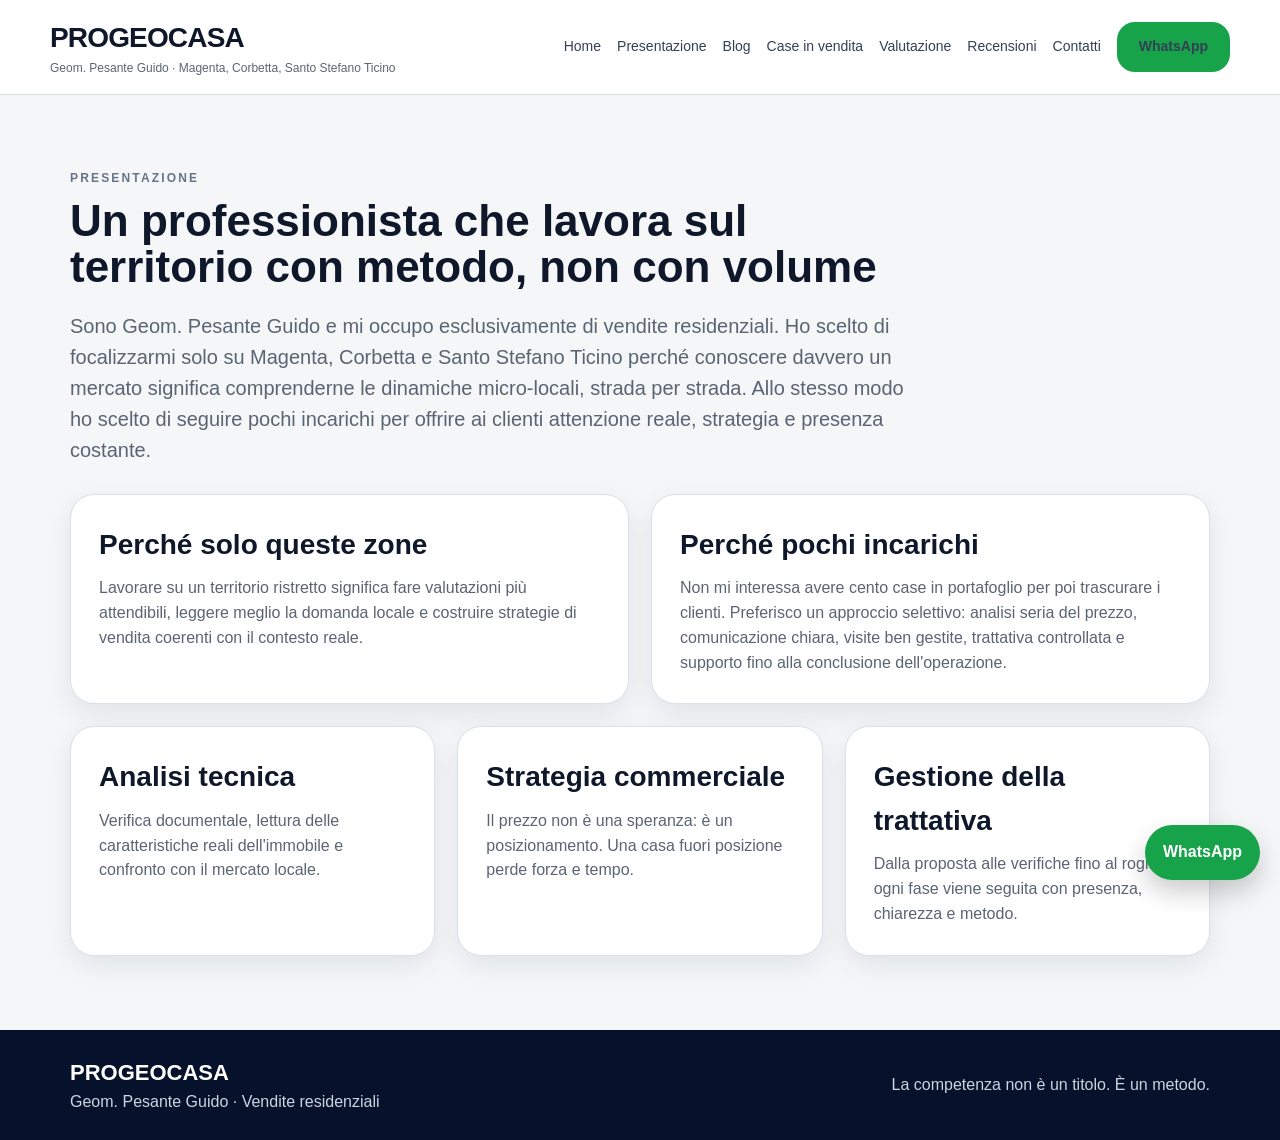
<file: presentazione.html>
<!doctype html>
<html lang="it">
<head>
  <meta charset="utf-8">
  <meta name="viewport" content="width=device-width,initial-scale=1">
  <title>Presentazione | PROGEOCASA</title>
  <meta name="description" content="Presentazione professionale di Guido Pesante e del metodo Progeocasa.">
  <link rel="stylesheet" href="styles.css">
</head>
<body>

<header>
  <div class="wrap nav">
    <div>
      <div class="brand">PROGEOCASA</div>
      <div class="subbrand">Geom. Pesante Guido · Magenta, Corbetta, Santo Stefano Ticino</div>
    </div>
    <nav class="menu">
      <a href="index.html">Home</a>
      <a href="presentazione.html">Presentazione</a>
      <a href="blog.html">Blog</a>
      <a href="immobili.html">Case in vendita</a>
      <a href="valutazione-immobiliare.html">Valutazione</a>
      <a href="recensioni.html">Recensioni</a>
      <a href="contatti.html">Contatti</a>
      <a class="btn btn-green" href="https://wa.me/393479191070?text=Buongiorno%20Guido,%20ho%20visto%20il%20sito%20Progeocasa%20e%20vorrei%20alcune%20informazioni." target="_blank" rel="noreferrer">WhatsApp</a>
    </nav>
  </div>
</header>


<section>
  <div class="wrap">
    <div class="section-head">
      <div class="mini">Presentazione</div>
      <h2>Un professionista che lavora sul territorio con metodo, non con volume</h2>
      <p>Sono Geom. Pesante Guido e mi occupo esclusivamente di vendite residenziali. Ho scelto di focalizzarmi solo su Magenta, Corbetta e Santo Stefano Ticino perché conoscere davvero un mercato significa comprenderne le dinamiche micro-locali, strada per strada. Allo stesso modo ho scelto di seguire pochi incarichi per offrire ai clienti attenzione reale, strategia e presenza costante.</p>
    </div>
    <div class="grid-2" style="margin-bottom:22px">
      <div class="card">
        <h3>Perché solo queste zone</h3>
        <p>Lavorare su un territorio ristretto significa fare valutazioni più attendibili, leggere meglio la domanda locale e costruire strategie di vendita coerenti con il contesto reale.</p>
      </div>
      <div class="card">
        <h3>Perché pochi incarichi</h3>
        <p>Non mi interessa avere cento case in portafoglio per poi trascurare i clienti. Preferisco un approccio selettivo: analisi seria del prezzo, comunicazione chiara, visite ben gestite, trattativa controllata e supporto fino alla conclusione dell'operazione.</p>
      </div>
    </div>
    <div class="grid-3">
      <div class="card"><h3>Analisi tecnica</h3><p>Verifica documentale, lettura delle caratteristiche reali dell'immobile e confronto con il mercato locale.</p></div>
      <div class="card"><h3>Strategia commerciale</h3><p>Il prezzo non è una speranza: è un posizionamento. Una casa fuori posizione perde forza e tempo.</p></div>
      <div class="card"><h3>Gestione della trattativa</h3><p>Dalla proposta alle verifiche fino al rogito, ogni fase viene seguita con presenza, chiarezza e metodo.</p></div>
    </div>
  </div>
</section>


<footer>
  <div class="wrap">
    <div><strong style="display:block;color:#fff;font-size:22px">PROGEOCASA</strong><span>Geom. Pesante Guido · Vendite residenziali</span></div>
    <div>La competenza non è un titolo. È un metodo.</div>
  </div>
</footer>
<a class="wa-float" href="https://wa.me/393479191070?text=Buongiorno%20Guido,%20ho%20visto%20il%20sito%20Progeocasa%20e%20vorrei%20alcune%20informazioni." target="_blank" rel="noreferrer">WhatsApp</a>
<script src="app.js"></script>

</body>
</html>
</file>
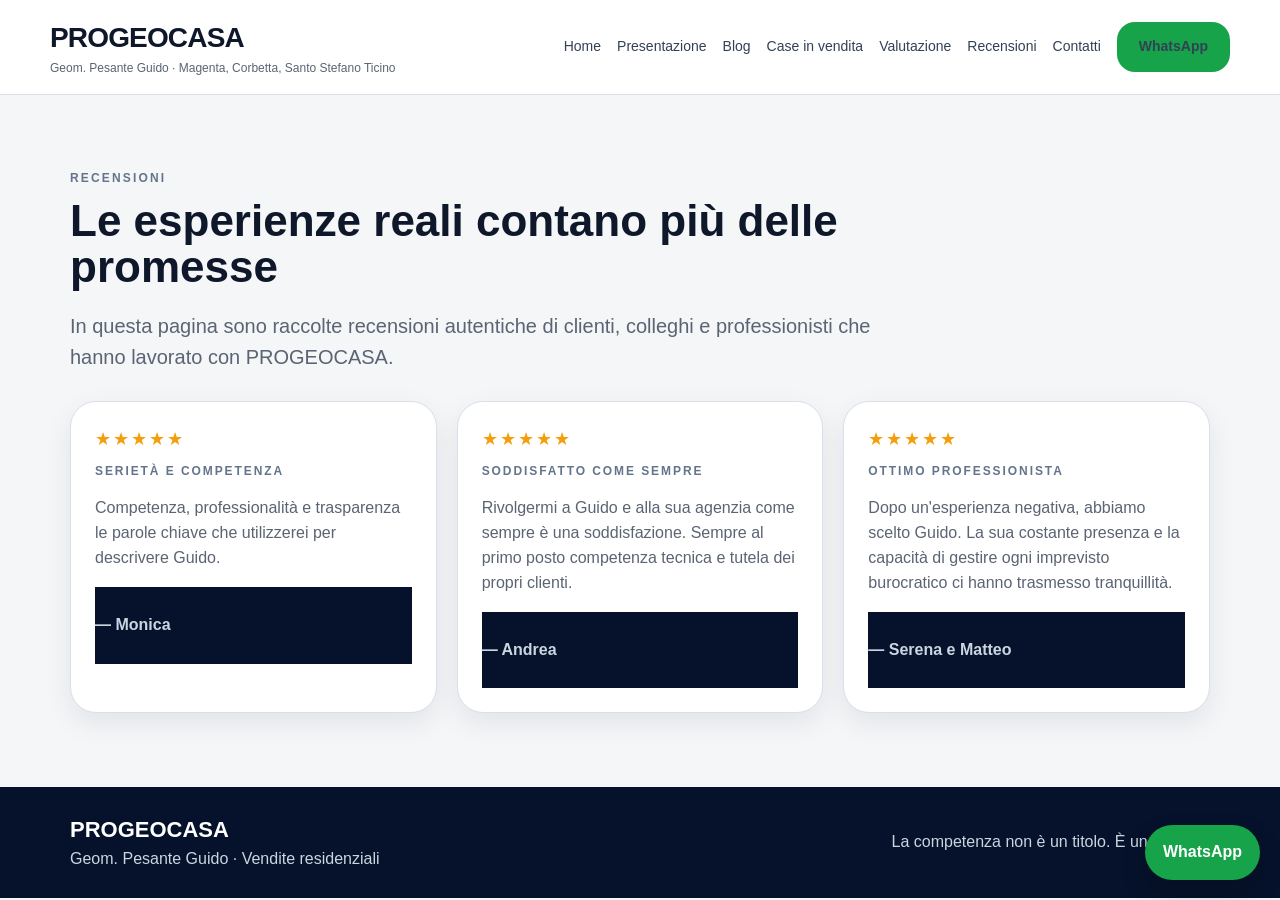
<file: recensioni.html>
<!doctype html>
<html lang="it">
<head>
  <meta charset="utf-8">
  <meta name="viewport" content="width=device-width,initial-scale=1">
  <title>Recensioni | PROGEOCASA</title>
  <meta name="description" content="Recensioni clienti Progeocasa.">
  <link rel="stylesheet" href="styles.css">
</head>
<body>

<header>
  <div class="wrap nav">
    <div>
      <div class="brand">PROGEOCASA</div>
      <div class="subbrand">Geom. Pesante Guido · Magenta, Corbetta, Santo Stefano Ticino</div>
    </div>
    <nav class="menu">
      <a href="index.html">Home</a>
      <a href="presentazione.html">Presentazione</a>
      <a href="blog.html">Blog</a>
      <a href="immobili.html">Case in vendita</a>
      <a href="valutazione-immobiliare.html">Valutazione</a>
      <a href="recensioni.html">Recensioni</a>
      <a href="contatti.html">Contatti</a>
      <a class="btn btn-green" href="https://wa.me/393479191070?text=Buongiorno%20Guido,%20ho%20visto%20il%20sito%20Progeocasa%20e%20vorrei%20alcune%20informazioni." target="_blank" rel="noreferrer">WhatsApp</a>
    </nav>
  </div>
</header>


<section>
  <div class="wrap">
    <div class="section-head">
      <div class="mini">Recensioni</div>
      <h2>Le esperienze reali contano più delle promesse</h2>
      <p>In questa pagina sono raccolte recensioni autentiche di clienti, colleghi e professionisti che hanno lavorato con PROGEOCASA.</p>
    </div>
    <div class="review-grid">
      <article class="review"><div class="stars">★★★★★</div><div class="title">Serietà e competenza</div><p>Competenza, professionalità e trasparenza le parole chiave che utilizzerei per descrivere Guido.</p><footer>— Monica</footer></article>
      <article class="review"><div class="stars">★★★★★</div><div class="title">Soddisfatto come sempre</div><p>Rivolgermi a Guido e alla sua agenzia come sempre è una soddisfazione. Sempre al primo posto competenza tecnica e tutela dei propri clienti.</p><footer>— Andrea</footer></article>
      <article class="review"><div class="stars">★★★★★</div><div class="title">Ottimo professionista</div><p>Dopo un'esperienza negativa, abbiamo scelto Guido. La sua costante presenza e la capacità di gestire ogni imprevisto burocratico ci hanno trasmesso tranquillità.</p><footer>— Serena e Matteo</footer></article>
    </div>
  </div>
</section>


<footer>
  <div class="wrap">
    <div><strong style="display:block;color:#fff;font-size:22px">PROGEOCASA</strong><span>Geom. Pesante Guido · Vendite residenziali</span></div>
    <div>La competenza non è un titolo. È un metodo.</div>
  </div>
</footer>
<a class="wa-float" href="https://wa.me/393479191070?text=Buongiorno%20Guido,%20ho%20visto%20il%20sito%20Progeocasa%20e%20vorrei%20alcune%20informazioni." target="_blank" rel="noreferrer">WhatsApp</a>
<script src="app.js"></script>

</body>
</html>
</file>
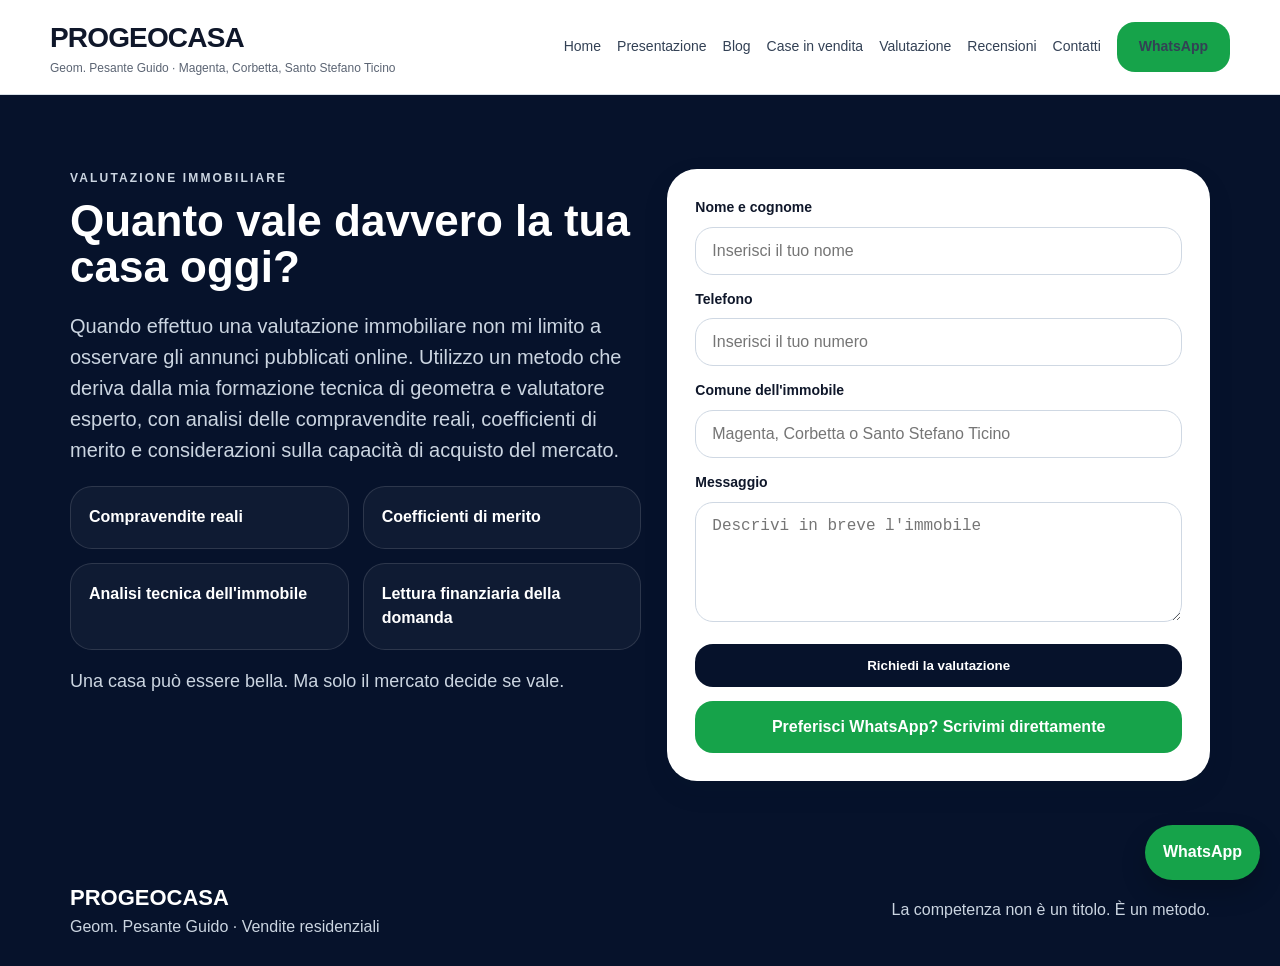
<file: valutazione-immobiliare.html>
<!doctype html>
<html lang="it">
<head>
  <meta charset="utf-8">
  <meta name="viewport" content="width=device-width,initial-scale=1">
  <title>Valutazione immobiliare | PROGEOCASA</title>
  <meta name="description" content="Richiedi una valutazione immobiliare a Magenta, Corbetta e Santo Stefano Ticino.">
  <link rel="stylesheet" href="styles.css">
</head>
<body>

<header>
  <div class="wrap nav">
    <div>
      <div class="brand">PROGEOCASA</div>
      <div class="subbrand">Geom. Pesante Guido · Magenta, Corbetta, Santo Stefano Ticino</div>
    </div>
    <nav class="menu">
      <a href="index.html">Home</a>
      <a href="presentazione.html">Presentazione</a>
      <a href="blog.html">Blog</a>
      <a href="immobili.html">Case in vendita</a>
      <a href="valutazione-immobiliare.html">Valutazione</a>
      <a href="recensioni.html">Recensioni</a>
      <a href="contatti.html">Contatti</a>
      <a class="btn btn-green" href="https://wa.me/393479191070?text=Buongiorno%20Guido,%20ho%20visto%20il%20sito%20Progeocasa%20e%20vorrei%20alcune%20informazioni." target="_blank" rel="noreferrer">WhatsApp</a>
    </nav>
  </div>
</header>


<section class="valuation">
  <div class="wrap valuation-grid">
    <div>
      <div class="section-head" style="margin-bottom:0">
        <div class="mini">Valutazione immobiliare</div>
        <h2>Quanto vale davvero la tua casa oggi?</h2>
        <p>Quando effettuo una valutazione immobiliare non mi limito a osservare gli annunci pubblicati online. Utilizzo un metodo che deriva dalla mia formazione tecnica di geometra e valutatore esperto, con analisi delle compravendite reali, coefficienti di merito e considerazioni sulla capacità di acquisto del mercato.</p>
      </div>
      <div class="value-points">
        <div>Compravendite reali</div>
        <div>Coefficienti di merito</div>
        <div>Analisi tecnica dell'immobile</div>
        <div>Lettura finanziaria della domanda</div>
      </div>
      <p style="color:#cbd5e1;font-size:18px">Una casa può essere bella. Ma solo il mercato decide se vale.</p>
    </div>
    <form class="box stack" id="valuationForm">
      <div><label>Nome e cognome</label><input name="nome" placeholder="Inserisci il tuo nome"></div>
      <div><label>Telefono</label><input name="telefono" placeholder="Inserisci il tuo numero"></div>
      <div><label>Comune dell'immobile</label><input name="comune" placeholder="Magenta, Corbetta o Santo Stefano Ticino"></div>
      <div><label>Messaggio</label><textarea name="messaggio" placeholder="Descrivi in breve l'immobile"></textarea></div>
      <button class="btn btn-dark" type="submit" style="border:none;cursor:pointer">Richiedi la valutazione</button>
      <a class="btn btn-green" href="https://wa.me/393479191070?text=Buongiorno%20Guido,%20vorrei%20una%20valutazione%20per%20il%20mio%20immobile." target="_blank" rel="noreferrer" style="text-align:center">Preferisci WhatsApp? Scrivimi direttamente</a>
    </form>
  </div>
</section>


<footer>
  <div class="wrap">
    <div><strong style="display:block;color:#fff;font-size:22px">PROGEOCASA</strong><span>Geom. Pesante Guido · Vendite residenziali</span></div>
    <div>La competenza non è un titolo. È un metodo.</div>
  </div>
</footer>
<a class="wa-float" href="https://wa.me/393479191070?text=Buongiorno%20Guido,%20ho%20visto%20il%20sito%20Progeocasa%20e%20vorrei%20alcune%20informazioni." target="_blank" rel="noreferrer">WhatsApp</a>
<script src="app.js"></script>

</body>
</html>
</file>
<file: styles.css>
:root{
  --bg:#f4f6f8;--card:#ffffff;--text:#0f172a;--muted:#5b6473;--line:#d9e0e7;
  --dark:#06122b;--blue:#1d4ed8;--green:#16a34a;--soft:#eef2f7;
  --radius:24px;--shadow:0 10px 28px rgba(15,23,42,.08);--container:1180px;
}
*{box-sizing:border-box}
html{scroll-behavior:smooth}
body{margin:0;font-family:Arial,Helvetica,sans-serif;background:var(--bg);color:var(--text);line-height:1.55}
a{text-decoration:none;color:inherit}
.wrap{max-width:var(--container);margin:0 auto;padding:0 20px}
header{position:sticky;top:0;z-index:50;background:rgba(255,255,255,.94);backdrop-filter:blur(8px);border-bottom:1px solid var(--line)}
.nav{display:flex;align-items:center;justify-content:space-between;padding:16px 0;gap:20px}
.brand{font-weight:800;font-size:28px;letter-spacing:-.03em}
.subbrand{font-size:12px;color:var(--muted)}
.menu{display:flex;gap:16px;align-items:center;flex-wrap:wrap}
.menu a{font-size:14px;color:#334155}
.btn{display:inline-block;padding:14px 22px;border-radius:18px;font-weight:700}
.btn-dark{background:var(--dark);color:#fff}
.btn-light{background:#fff;border:1px solid var(--line)}
.btn-green{background:var(--green);color:#fff}
.hero{padding:66px 0 42px;background:radial-gradient(circle at top right, rgba(29,78,216,.12), transparent 30%), radial-gradient(circle at bottom left, rgba(15,23,42,.08), transparent 25%), #fff;border-bottom:1px solid var(--line)}
.hero-grid{display:grid;grid-template-columns:1.15fr .85fr;gap:36px;align-items:center}
.eyebrow{display:inline-block;padding:8px 12px;border:1px solid var(--line);border-radius:999px;font-size:12px;font-weight:700;letter-spacing:.18em;text-transform:uppercase;color:#475569}
h1{font-size:62px;line-height:1.02;letter-spacing:-.05em;margin:18px 0}
h1 span{color:var(--blue)}
.lead{font-size:22px;color:var(--muted);max-width:760px}
.cta-row{display:flex;flex-wrap:wrap;gap:14px;margin-top:26px}
.card,.metric,.card-dark{background:var(--card);border:1px solid var(--line);border-radius:var(--radius);box-shadow:var(--shadow)}
.card{padding:28px}
.card h3{font-size:28px;margin:0 0 10px}
.card p{color:var(--muted);margin:0}
.card-dark{background:var(--dark);color:#fff;padding:30px}
.card-dark p{color:#cbd5e1}
.metrics{display:grid;grid-template-columns:repeat(3,1fr);gap:16px;margin-top:16px}
.metric{padding:24px}
.metric strong{display:block;font-size:42px;line-height:1}
section{padding:74px 0}
.section-head{max-width:860px;margin-bottom:28px}
.section-head .mini{font-size:12px;font-weight:700;letter-spacing:.18em;text-transform:uppercase;color:#64748b}
.section-head h2{font-size:44px;line-height:1.06;margin:10px 0 12px}
.section-head p{font-size:20px;color:var(--muted)}
.grid-2{display:grid;grid-template-columns:1fr 1fr;gap:22px}
.grid-3{display:grid;grid-template-columns:repeat(3,1fr);gap:22px}
.blog-card{background:#fbfcfd}
.blog-card .cat{font-size:12px;font-weight:700;letter-spacing:.18em;text-transform:uppercase;color:var(--blue);margin-bottom:10px}
.blog-card h3{font-size:26px;line-height:1.15}
.read{margin-top:16px;display:inline-block;padding:11px 15px;border-radius:14px;border:1px solid var(--line);font-weight:700}
.listing-box{border:2px dashed #c9d4df;text-align:center}
.listing-tags{display:flex;gap:10px;justify-content:center;flex-wrap:wrap;margin-top:18px}
.listing-tags span,.pill{background:var(--soft);padding:10px 14px;border-radius:999px;font-size:14px;font-weight:700;color:#334155}
.valuation{background:var(--dark);color:#fff}
.valuation .section-head p,.valuation .section-head .mini{color:#cbd5e1}
.valuation-grid,.contact-grid{display:grid;grid-template-columns:1fr .95fr;gap:26px;align-items:start}
.value-points{display:grid;grid-template-columns:1fr 1fr;gap:14px;margin:20px 0 18px}
.value-points div{padding:18px;border:1px solid rgba(255,255,255,.12);border-radius:22px;background:rgba(255,255,255,.04);font-weight:700}
form.box{background:#fff;color:var(--text);padding:28px;border-radius:30px;box-shadow:var(--shadow)}
label{display:block;font-size:14px;font-weight:700;margin:0 0 8px}
input,textarea,select{width:100%;padding:14px 16px;border:1px solid #cfd8e3;border-radius:18px;font-size:16px;background:#fff}
textarea{min-height:120px;resize:vertical}
.stack{display:grid;gap:14px}
.review-grid,.property-grid{display:grid;grid-template-columns:repeat(3,1fr);gap:20px}
.review,.property-card{background:#fff;border:1px solid var(--line);border-radius:26px;box-shadow:var(--shadow);padding:24px}
.stars{color:#f59e0b;font-size:18px;letter-spacing:2px;margin-bottom:8px}
.review .title{font-size:12px;font-weight:700;letter-spacing:.16em;text-transform:uppercase;color:#64748b;margin-bottom:10px}
.review p,.property-card p{color:var(--muted)}
.review footer{margin-top:16px;font-weight:800}
.property-card .area{font-size:12px;font-weight:700;letter-spacing:.16em;text-transform:uppercase;color:#64748b}
.property-card .price{font-size:28px;font-weight:800;margin:16px 0}
.article-hero{padding:56px 0 24px;background:#fff;border-bottom:1px solid var(--line)}
.article{max-width:860px;margin:0 auto;padding:40px 20px 80px}
.article h1{font-size:52px}
.article .meta{color:#64748b;font-size:14px;font-weight:700;letter-spacing:.14em;text-transform:uppercase}
.article p{font-size:20px;color:#334155}
.article blockquote{margin:28px 0;padding:22px;border-left:5px solid var(--blue);background:#fff;border-radius:18px}
footer{background:var(--dark);color:#cbd5e1;padding:26px 0}
footer .wrap{display:flex;justify-content:space-between;gap:20px;align-items:center;flex-wrap:wrap}
.wa-float{position:fixed;right:20px;bottom:20px;background:var(--green);color:#fff;padding:15px 18px;border-radius:999px;font-weight:800;box-shadow:0 12px 26px rgba(0,0,0,.2);z-index:70}
@media (max-width: 1024px){
  h1{font-size:46px}
  .hero-grid,.valuation-grid,.contact-grid,.grid-3,.review-grid,.grid-2,.property-grid{grid-template-columns:1fr}
  .metrics,.value-points{grid-template-columns:1fr}
  .article h1{font-size:38px}
}
@media (max-width: 720px){
  .menu{display:none}
  .section-head h2{font-size:34px}
  .lead,.section-head p,.article p{font-size:18px}
  .wrap{padding:0 16px}
}
</file>
